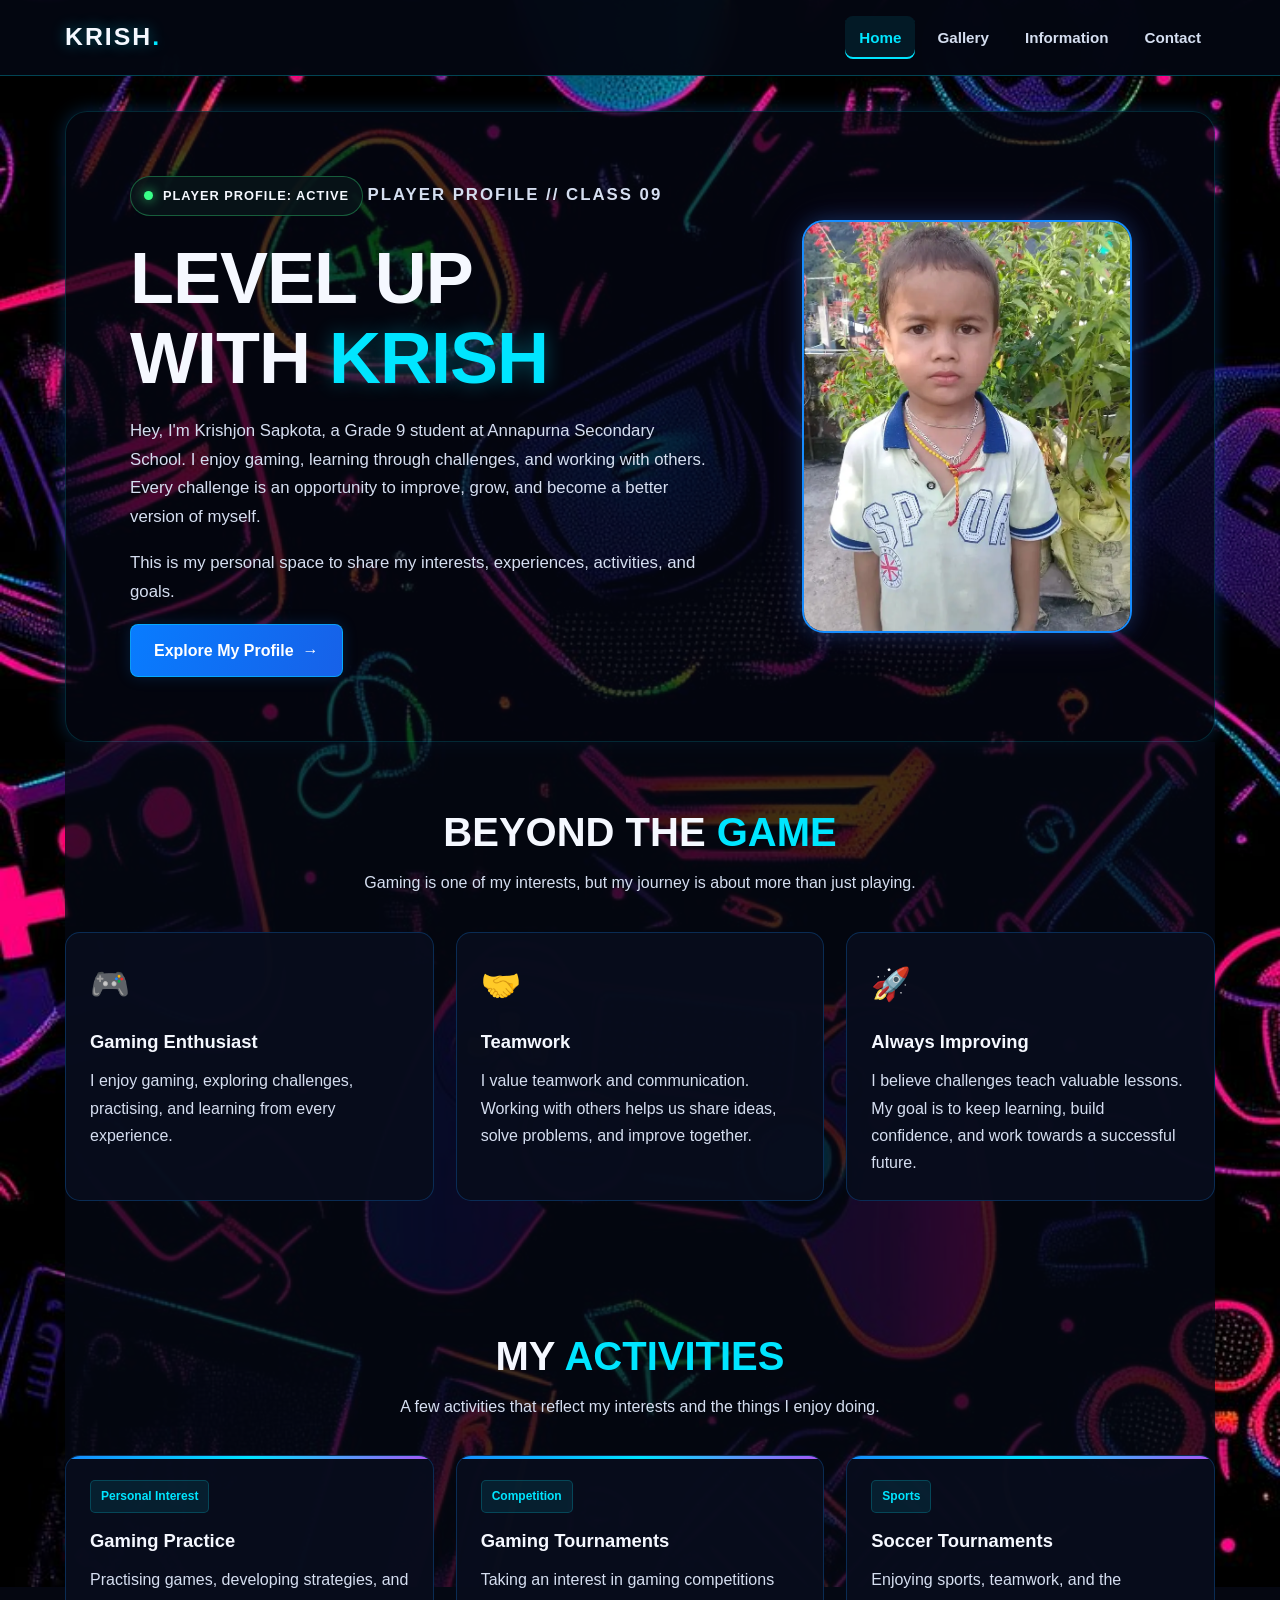
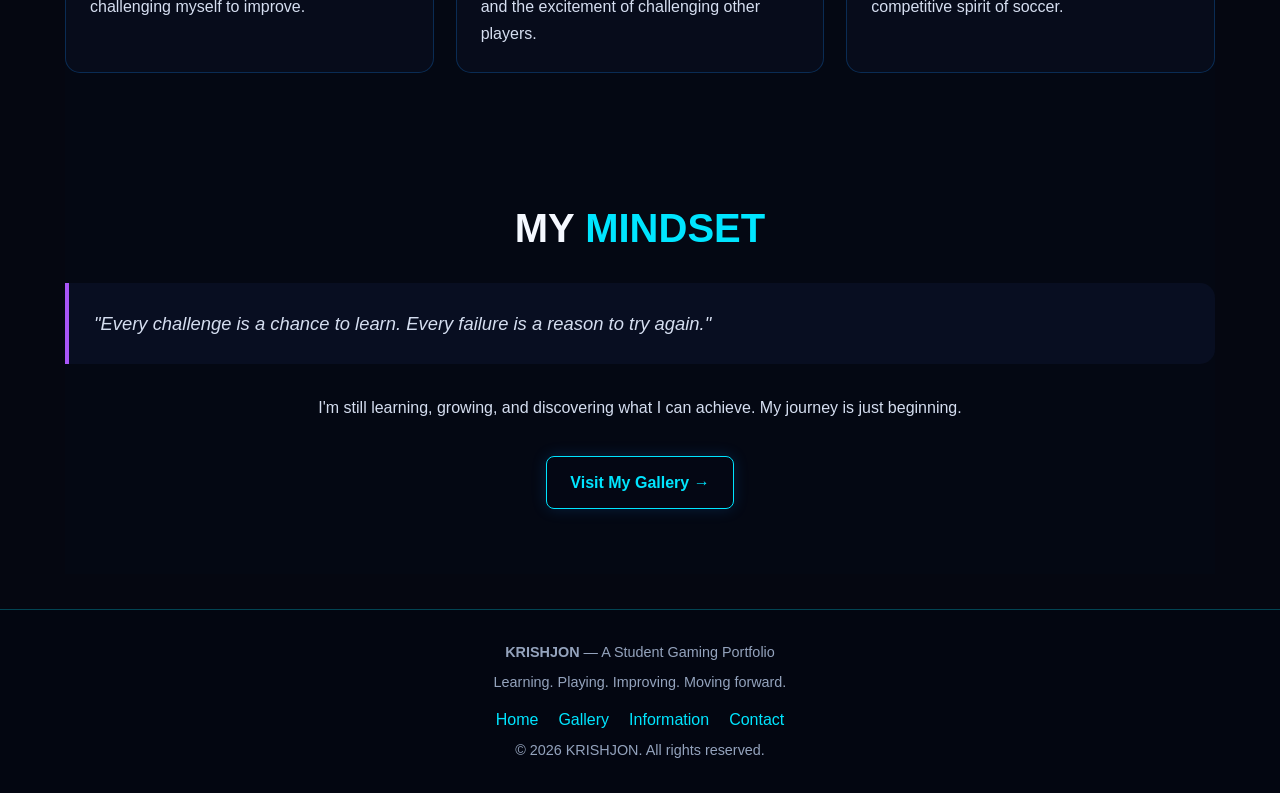
<file: index.html>
<!DOCTYPE html>
<html lang="en">

<head>
    <meta charset="UTF-8">
    <meta name="viewport" content="width=device-width, initial-scale=1.0">

    <meta name="description"
          content="Welcome to KRISHJON's personal gaming portfolio. Discover my interests, activities, goals, and journey as a student.">

    <meta name="theme-color" content="#050711">

    <title>KRISHJON | Gaming Portfolio</title>

    <!-- Main stylesheet -->
    <link rel="stylesheet" href="style.css">
</head>

<body>

    <!-- ==============================
         NAVIGATION
    =============================== -->

    <header class="navbar">
        <div class="nav-container">

            <a href="index.html" class="logo">
                KRISH<span class="accent">.</span>
            </a>

            <nav class="nav-links" aria-label="Main navigation">
                <a href="index.html" class="active" aria-current="page">
                    Home
                </a>

                <a href="gallery.html">
                    Gallery
                </a>

                <a href="information.html">
                    Information
                </a>

                <a href="contact.html">
                    Contact
                </a>
            </nav>

        </div>
    </header>


    <!-- ==============================
         MAIN CONTENT
    =============================== -->

    <main>

        <div class="container">

            <!-- HERO SECTION -->

            <section class="hero">

                <div class="hero-content">

                    <div class="player-status">
                        <span class="status-dot"></span>
                        <span>PLAYER PROFILE: ACTIVE</span>
                    </div>

                    <p class="eyebrow">
                        PLAYER PROFILE // CLASS 09
                    </p>

                    <h1>
                        LEVEL UP<br>
                        WITH <span>KRISH</span>
                    </h1>

                    <p>
                        Hey, I'm Krishjon Sapkota, a Grade 9 student
                        at Annapurna Secondary School. I enjoy gaming,
                        learning through challenges, and working with
                        others. Every challenge is an opportunity to
                        improve, grow, and become a better version of
                        myself.
                    </p>

                    <p>
                        This is my personal space to share my interests,
                        experiences, activities, and goals.
                    </p>

                    <a href="information.html" class="btn">
                        Explore My Profile
                        <span aria-hidden="true">→</span>
                    </a>

                </div>


                <!-- PROFILE IMAGE -->

                <div class="hero-image">

                    <img
                        src="images/a9618a5b59e84965aed698ec188b7beb.webp"
                        alt="Krishjon's profile picture"
                    >

                </div>

            </section>


            <!-- ==============================
                 ABOUT ME
            =============================== -->

            <section class="section">

                <h2 class="section-heading">
                    BEYOND THE <span class="accent">GAME</span>
                </h2>

                <p class="section-description">
                    Gaming is one of my interests, but my journey
                    is about more than just playing.
                </p>


                <div class="card-grid">

                    <article class="card">

                        <div class="card-icon" aria-hidden="true">
                            🎮
                        </div>

                        <h3>Gaming Enthusiast</h3>

                        <p>
                            I enjoy gaming, exploring challenges,
                            practising, and learning from every
                            experience.
                        </p>

                    </article>


                    <article class="card">

                        <div class="card-icon" aria-hidden="true">
                            🤝
                        </div>

                        <h3>Teamwork</h3>

                        <p>
                            I value teamwork and communication.
                            Working with others helps us share ideas,
                            solve problems, and improve together.
                        </p>

                    </article>


                    <article class="card">

                        <div class="card-icon" aria-hidden="true">
                            🚀
                        </div>

                        <h3>Always Improving</h3>

                        <p>
                            I believe challenges teach valuable lessons.
                            My goal is to keep learning, build confidence,
                            and work towards a successful future.
                        </p>

                    </article>

                </div>

            </section>


            <!-- ==============================
                 ACTIVITIES
            =============================== -->

            <section class="section">

                <h2 class="section-heading">
                    MY <span class="accent">ACTIVITIES</span>
                </h2>

                <p class="section-description">
                    A few activities that reflect my interests
                    and the things I enjoy doing.
                </p>


                <div class="activities-grid">

                    <article class="activity-card">

                        <span class="goal-tag">
                            Personal Interest
                        </span>

                        <h3>Gaming Practice</h3>

                        <p>
                            Practising games, developing strategies,
                            and challenging myself to improve.
                        </p>

                    </article>


                    <article class="activity-card">

                        <span class="goal-tag">
                            Competition
                        </span>

                        <h3>Gaming Tournaments</h3>

                        <p>
                            Taking an interest in gaming competitions
                            and the excitement of challenging other
                            players.
                        </p>

                    </article>


                    <article class="activity-card">

                        <span class="goal-tag">
                            Sports
                        </span>

                        <h3>Soccer Tournaments</h3>

                        <p>
                            Enjoying sports, teamwork, and the
                            competitive spirit of soccer.
                        </p>

                    </article>

                </div>

            </section>


            <!-- ==============================
                 PERSONAL MOTTO
            =============================== -->

            <section class="section">

                <h2 class="section-heading">
                    MY <span class="accent">MINDSET</span>
                </h2>

                <blockquote class="quote">
                    <p>
                        "Every challenge is a chance to learn.
                        Every failure is a reason to try again."
                    </p>
                </blockquote>

                <p class="section-description">
                    I'm still learning, growing, and discovering
                    what I can achieve. My journey is just beginning.
                </p>

                <div style="text-align: center;">

                    <a href="gallery.html" class="btn btn-secondary">
                        Visit My Gallery →
                    </a>

                </div>

            </section>

        </div>

    </main>


    <!-- ==============================
         FOOTER
    =============================== -->

    <footer class="footer">

        <div class="container">

            <p>
                <strong>KRISHJON</strong> — A Student Gaming Portfolio
            </p>

            <p>
                Learning. Playing. Improving. Moving forward.
            </p>

            <nav class="footer-links" aria-label="Footer navigation">

                <a href="index.html">Home</a>

                <a href="gallery.html">Gallery</a>

                <a href="information.html">Information</a>

                <a href="contact.html">Contact</a>

            </nav>

            <p>
                &copy; 2026 KRISHJON. All rights reserved.
            </p>

        </div>

    </footer>

</body>
                  </html>
</file>
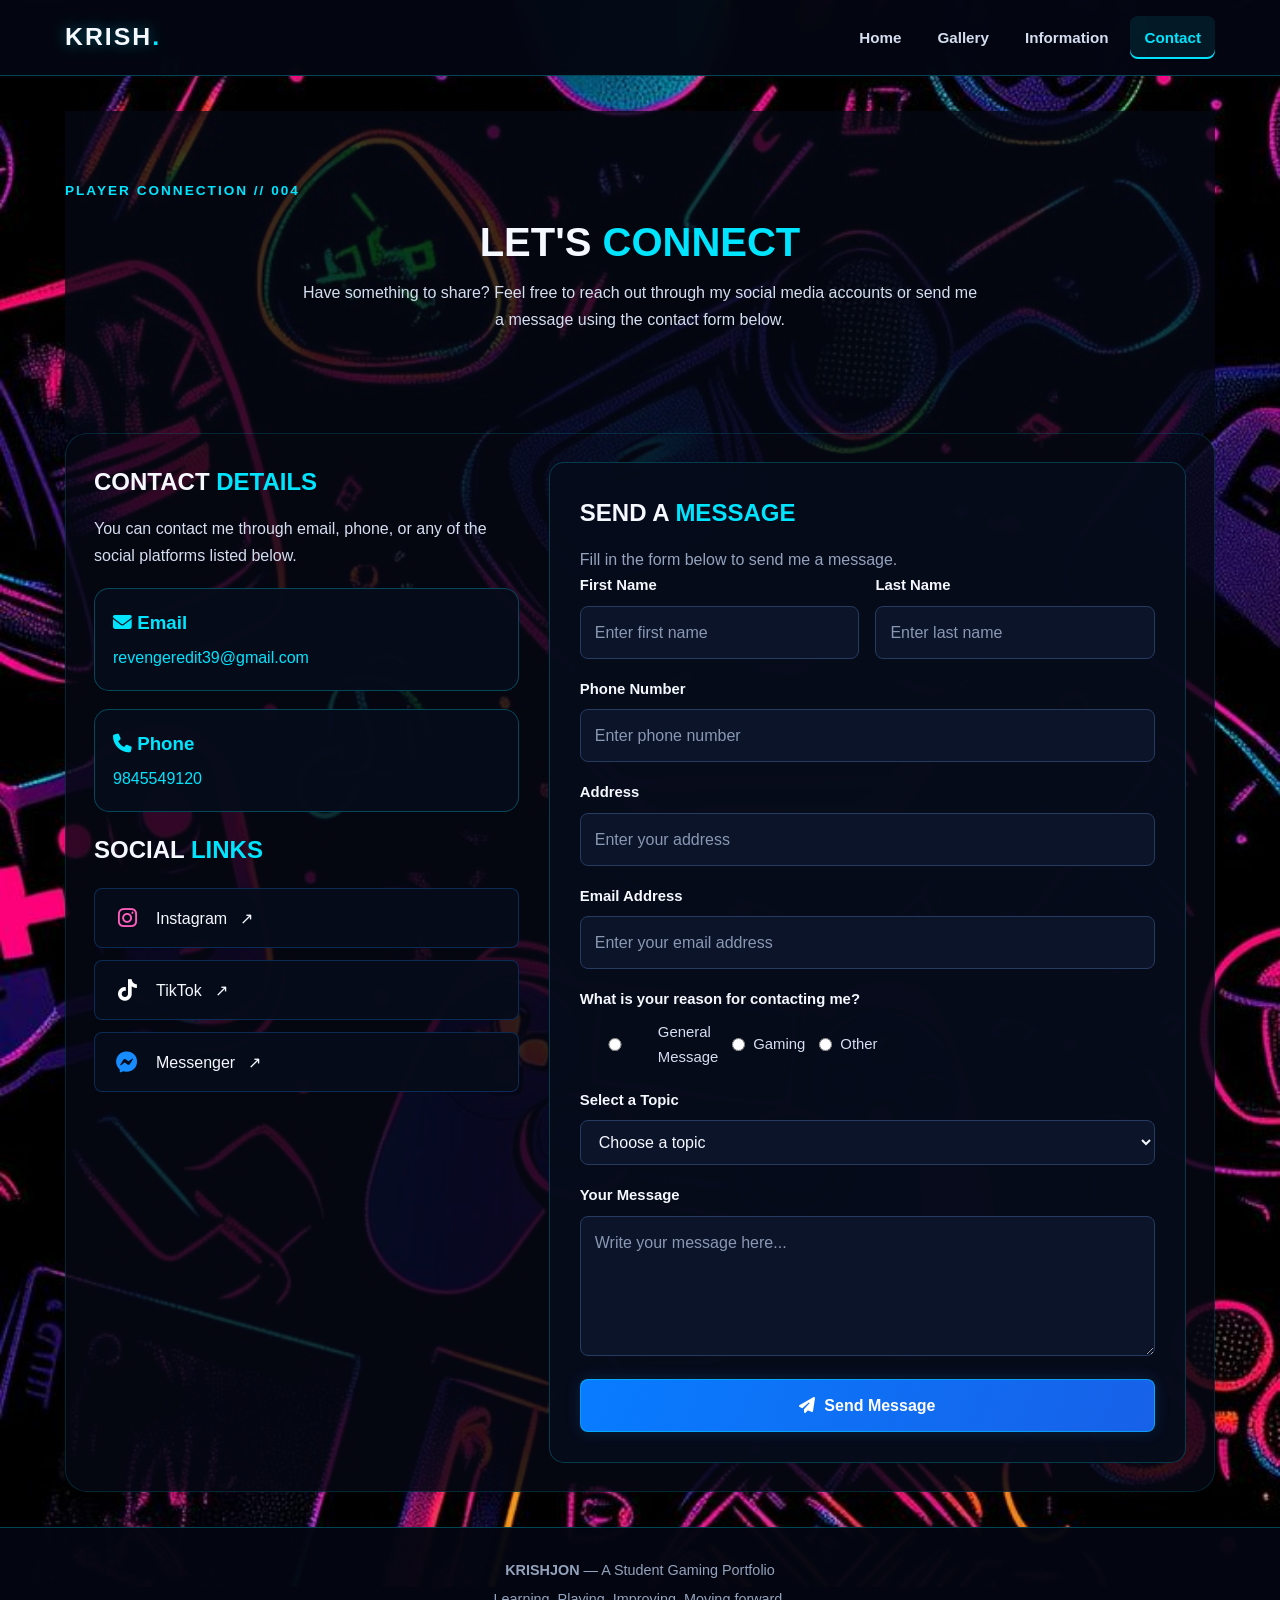
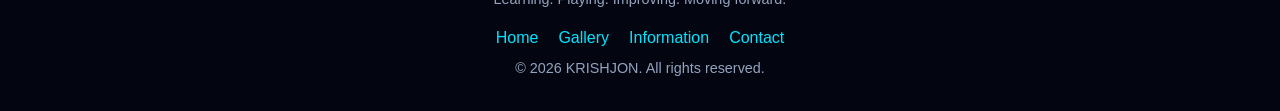
<file: contact.html>
<!DOCTYPE html>
<html lang="en">

<head>
    <meta charset="UTF-8">
    <meta name="viewport" content="width=device-width, initial-scale=1.0">

    <meta name="description"
          content="Contact Krishjon Sapkota through email, phone, Instagram, TikTok, or Messenger.">

    <meta name="theme-color" content="#050711">

    <title>Contact | KRISHJON</title>

    <link rel="stylesheet" href="style.css">

    <!-- Font Awesome for social media icons -->
    <link
        rel="stylesheet"
        href="https://cdnjs.cloudflare.com/ajax/libs/font-awesome/6.7.2/css/all.min.css"
    >
</head>

<body>

    <!-- ==============================
         NAVIGATION
    =============================== -->

    <header class="navbar">
        <div class="nav-container">

            <a href="index.html" class="logo">
                KRISH<span class="accent">.</span>
            </a>

            <nav class="nav-links" aria-label="Main navigation">
                <a href="index.html">Home</a>
                <a href="gallery.html">Gallery</a>
                <a href="information.html">Information</a>

                <a href="contact.html"
                   class="active"
                   aria-current="page">
                    Contact
                </a>
            </nav>

        </div>
    </header>


    <!-- ==============================
         MAIN CONTENT
    =============================== -->

    <main>

        <div class="container">

            <!-- PAGE INTRODUCTION -->

            <section class="section">

                <p class="eyebrow">PLAYER CONNECTION // 004</p>

                <h1 class="section-heading">
                    LET'S <span class="accent">CONNECT</span>
                </h1>

                <p class="section-description">
                    Have something to share? Feel free to reach out
                    through my social media accounts or send me a message
                    using the contact form below.
                </p>

            </section>


            <!-- ==============================
                 CONTACT LAYOUT
            =============================== -->

            <section class="contact-layout">

                <!-- CONTACT INFORMATION -->

                <div class="contact-info">

                    <h2>
                        CONTACT <span class="accent">DETAILS</span>
                    </h2>

                    <p>
                        You can contact me through email, phone,
                        or any of the social platforms listed below.
                    </p>


                    <!-- EMAIL -->

                    <div class="contact-card">

                        <h3>
                            <i class="fa-solid fa-envelope"
                               aria-hidden="true"></i>
                            Email
                        </h3>

                        <a href="mailto:revengeredit39@gmail.com">
                            revengeredit39@gmail.com
                        </a>

                    </div>


                    <!-- PHONE -->

                    <div class="contact-card">

                        <h3>
                            <i class="fa-solid fa-phone"
                               aria-hidden="true"></i>
                            Phone
                        </h3>

                        <a href="tel:9845549120">
                            9845549120
                        </a>

                    </div>


                    <!-- SOCIAL MEDIA -->

                    <h2>
                        SOCIAL <span class="accent">LINKS</span>
                    </h2>

                    <div class="social-links">


                        <!-- INSTAGRAM -->

                        <a
                            href="https://www.instagram.com/ig_krissh7/"
                            class="social-link"
                            target="_blank"
                            rel="noopener noreferrer"
                            aria-label="Visit my Instagram profile"
                        >

                            <span class="social-icon"
                                  aria-hidden="true">

                                <i class="fa-brands fa-instagram"></i>

                            </span>

                            <span>Instagram</span>

                            <span aria-hidden="true">↗</span>

                        </a>


                        <!-- TIKTOK -->

                        <a
                            href="https://www.tiktok.com/@freestyle.krish"
                            class="social-link"
                            target="_blank"
                            rel="noopener noreferrer"
                            aria-label="Visit my TikTok profile"
                        >

                            <span class="social-icon"
                                  aria-hidden="true">

                                <i class="fa-brands fa-tiktok"></i>

                            </span>

                            <span>TikTok</span>

                            <span aria-hidden="true">↗</span>

                        </a>


                        <!-- MESSENGER -->

                        <a
                            href="https://m.me/sycho.sycho.551551"
                            class="social-link"
                            target="_blank"
                            rel="noopener noreferrer"
                            aria-label="Contact me on Messenger"
                        >

                            <span class="social-icon"
                                  aria-hidden="true">

                                <i class="fa-brands fa-facebook-messenger"></i>

                            </span>

                            <span>Messenger</span>

                            <span aria-hidden="true">↗</span>

                        </a>

                    </div>

                </div>


                <!-- ==============================
                     CONTACT FORM
                =============================== -->

                <div class="contact-form">

                    <h2>
                        SEND A <span class="accent">MESSAGE</span>
                    </h2>

                    <p class="muted">
                        Fill in the form below to send me a message.
                    </p>


                    <!-- FormSubmit email service -->
                    <form
                        action="https://formsubmit.co/revengeredit39@gmail.com"
                        method="POST"
                    >

                        <!-- Email subject -->
                        <input
                            type="hidden"
                            name="_subject"
                            value="New Message from KRISHJON Portfolio"
                        >

                        <!-- Redirect after successful submission -->
                        <input
                            type="hidden"
                            name="_next"
                            value="https://code-g1.github.io/portfolio/"
                        >

                        <!-- Disable FormSubmit CAPTCHA if not desired.
                             Remove this line to keep default protection. -->


                        <!-- FIRST AND LAST NAME -->

                        <div class="form-row">

                            <div class="form-group">

                                <label for="first-name">
                                    First Name
                                </label>

                                <input
                                    type="text"
                                    id="first-name"
                                    name="First Name"
                                    placeholder="Enter first name"
                                    autocomplete="given-name"
                                    required
                                >

                            </div>


                            <div class="form-group">

                                <label for="last-name">
                                    Last Name
                                </label>

                                <input
                                    type="text"
                                    id="last-name"
                                    name="Last Name"
                                    placeholder="Enter last name"
                                    autocomplete="family-name"
                                    required
                                >

                            </div>

                        </div>


                        <!-- PHONE -->

                        <div class="form-group">

                            <label for="phone">
                                Phone Number
                            </label>

                            <input
                                type="tel"
                                id="phone"
                                name="Phone Number"
                                placeholder="Enter phone number"
                                autocomplete="tel"
                            >

                        </div>


                        <!-- ADDRESS -->

                        <div class="form-group">

                            <label for="address">
                                Address
                            </label>

                            <input
                                type="text"
                                id="address"
                                name="Address"
                                placeholder="Enter your address"
                                autocomplete="street-address"
                            >

                        </div>


                        <!-- EMAIL -->

                        <div class="form-group">

                            <label for="email">
                                Email Address
                            </label>

                            <input
                                type="email"
                                id="email"
                                name="Email"
                                placeholder="Enter your email address"
                                autocomplete="email"
                                required
                            >

                        </div>


                        <!-- REASON FOR CONTACT -->

                        <div class="form-group">

                            <span class="form-label">
                                What is your reason for contacting me?
                            </span>

                            <div class="radio-group">

                                <label>
                                    <input
                                        type="radio"
                                        name="Reason"
                                        value="General Message"
                                        required
                                    >
                                    General Message
                                </label>

                                <label>
                                    <input
                                        type="radio"
                                        name="Reason"
                                        value="Gaming"
                                    >
                                    Gaming
                                </label>

                                <label>
                                    <input
                                        type="radio"
                                        name="Reason"
                                        value="Other"
                                    >
                                    Other
                                </label>

                            </div>

                        </div>


                        <!-- TOPIC DROPDOWN -->

                        <div class="form-group">

                            <label for="topic">
                                Select a Topic
                            </label>

                            <select
                                id="topic"
                                name="Topic"
                                required
                            >

                                <option value="" disabled selected>
                                    Choose a topic
                                </option>

                                <option value="Gaming">
                                    Gaming
                                </option>

                                <option value="School">
                                    School
                                </option>

                                <option value="Collaboration">
                                    Collaboration
                                </option>

                                <option value="Other">
                                    Other
                                </option>

                            </select>

                        </div>


                        <!-- MESSAGE -->

                        <div class="form-group">

                            <label for="message">
                                Your Message
                            </label>

                            <textarea
                                id="message"
                                name="Message"
                                placeholder="Write your message here..."
                                required
                            ></textarea>

                        </div>


                        <!-- SUBMIT -->

                        <button type="submit">
                            <i class="fa-solid fa-paper-plane"
                               aria-hidden="true"></i>

                            Send Message
                        </button>

                    </form>

                </div>

            </section>

        </div>

    </main>


    <!-- ==============================
         FOOTER
    =============================== -->

    <footer class="footer">

        <div class="container">

            <p>
                <strong>KRISHJON</strong> — A Student Gaming Portfolio
            </p>

            <p>
                Learning. Playing. Improving. Moving forward.
            </p>

            <nav class="footer-links" aria-label="Footer navigation">

                <a href="index.html">Home</a>
                <a href="gallery.html">Gallery</a>
                <a href="information.html">Information</a>
                <a href="contact.html">Contact</a>

            </nav>

            <p>
                &copy; 2026 KRISHJON. All rights reserved.
            </p>

        </div>

    </footer>

</body>
  </html>
</file>
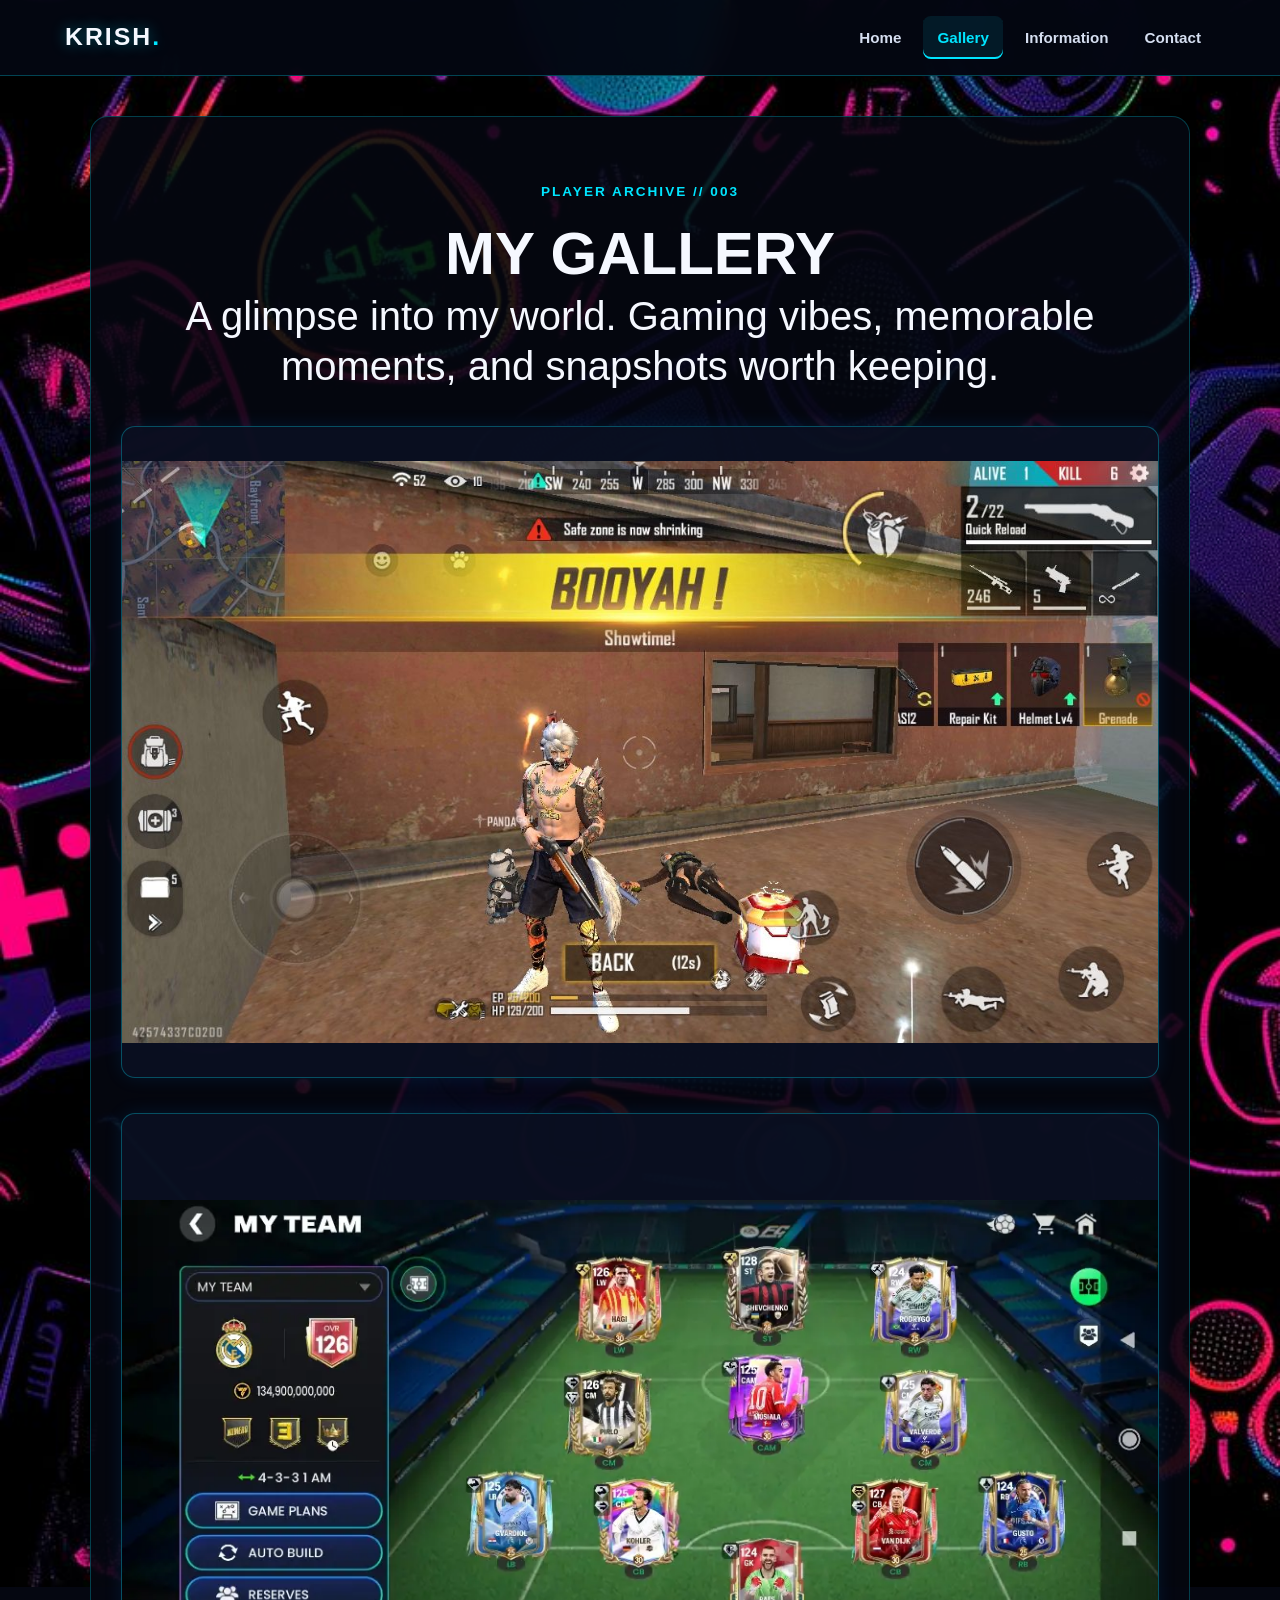
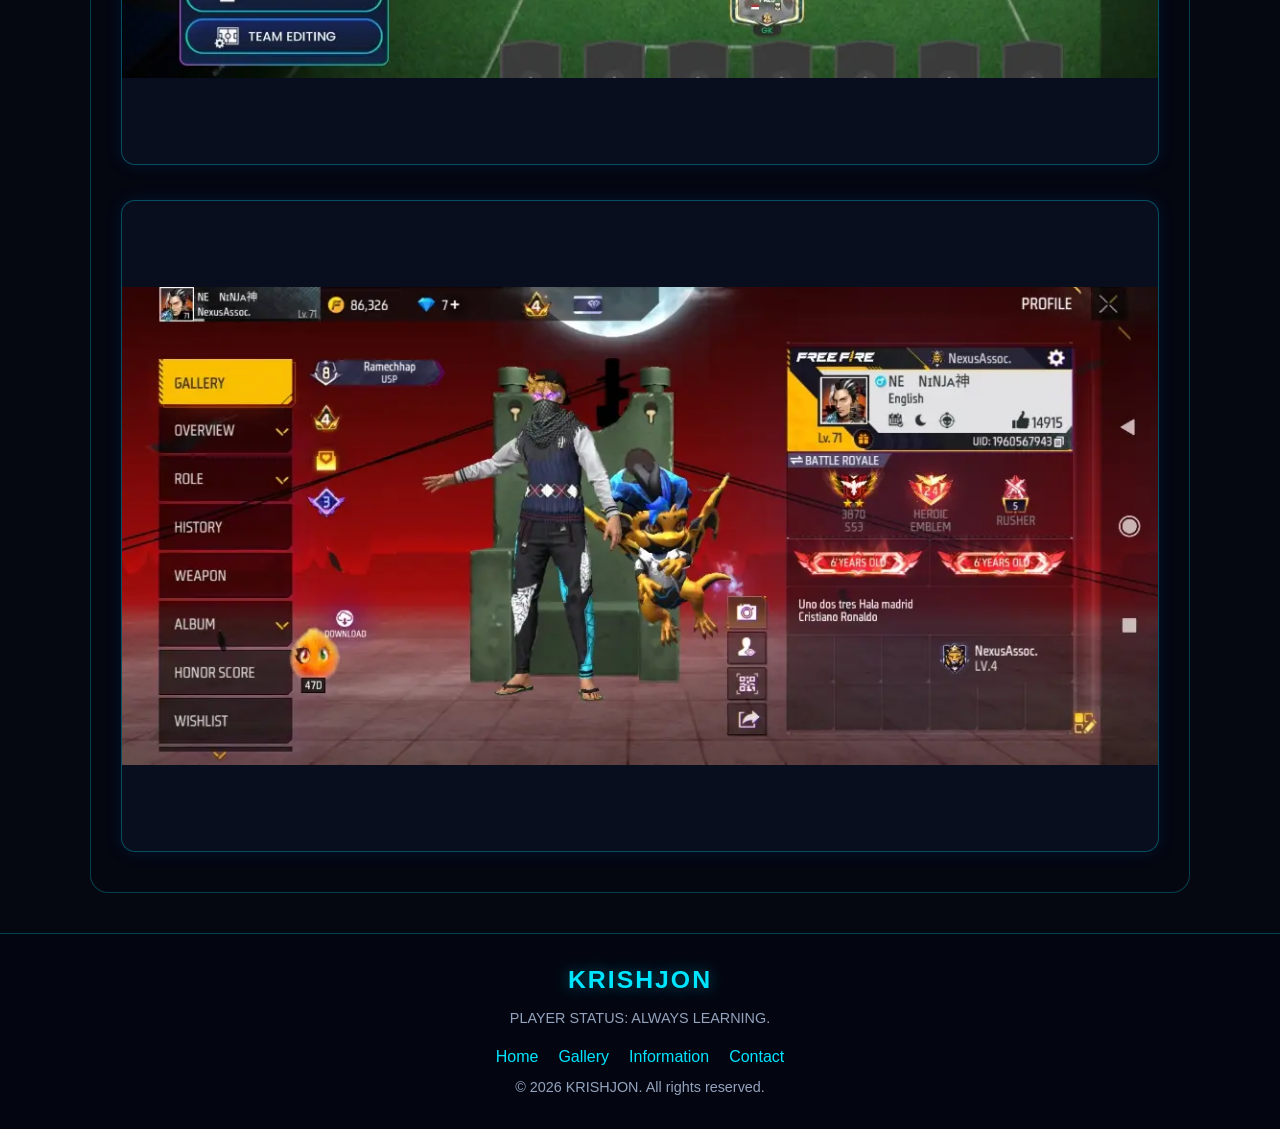
<file: gallery.html>
<!DOCTYPE html><html lang="en">
<head>
    <meta charset="UTF-8">
    <meta name="viewport" content="width=device-width, initial-scale=1.0">
    <meta name="theme-color" content="#050711"><title>Gallery | KRISHJON</title>

<link rel="stylesheet" href="style.css">

</head><body><!-- Navigation -->
<header class="navbar">
    <div class="nav-container">

        <a href="index.html" class="logo">
                KRISH<span class="accent">.</span>
        </a>

        <nav class="nav-links" aria-label="Main navigation">
            <a href="index.html">Home</a>
            <a href="gallery.html" class="active" aria-current="page">Gallery</a>
            <a href="information.html">Information</a>
            <a href="contact.html">Contact</a>
        </nav>

    </div>
</header>


<!-- Gallery Heading -->
<main>

    <section class="gallery-section">

        <div class="section-heading">
            <p class="eyebrow">PLAYER ARCHIVE // 003</p>

            <h1>MY <span>GALLERY</span></h1>

            <p>
                A glimpse into my world. Gaming vibes, memorable moments,
                and snapshots worth keeping.
            </p>
        </div>


        <!-- Exactly Three Images — No Captions -->
        <div class="gallery-grid">

            <div class="gallery-item">
                <img
                    src="images/wp7537567.jpg"
                    alt="Gaming gallery image one"
                    loading="lazy"
                >
            </div>

            <div class="gallery-item">
                <img
                    src="images/e82a207472ad463e8cf2b240e50690f2.webp"
                    alt="Gaming gallery image two"
                    loading="lazy"
                >
            </div>

            <div class="gallery-item">
                <img
                    src="images/12efc03078d14905a62e3a6673e3624b.webp"
                    alt="Gaming gallery image three"
                    loading="lazy"
                >
            </div>

        </div>

    </section>

</main>


<!-- Footer -->
<footer class="footer">
    <div class="footer-content">

        <a href="index.html" class="logo">KRISH<span>JON</span></a>

        <p>PLAYER STATUS: ALWAYS LEARNING.</p>

        <div class="footer-links">
            <a href="index.html">Home</a>
            <a href="gallery.html">Gallery</a>
            <a href="information.html">Information</a>
            <a href="contact.html">Contact</a>
        </div>

        <p class="copyright">
            &copy; 2026 KRISHJON. All rights reserved.
        </p>

    </div>
</footer>

</body>
  </html>
</file>
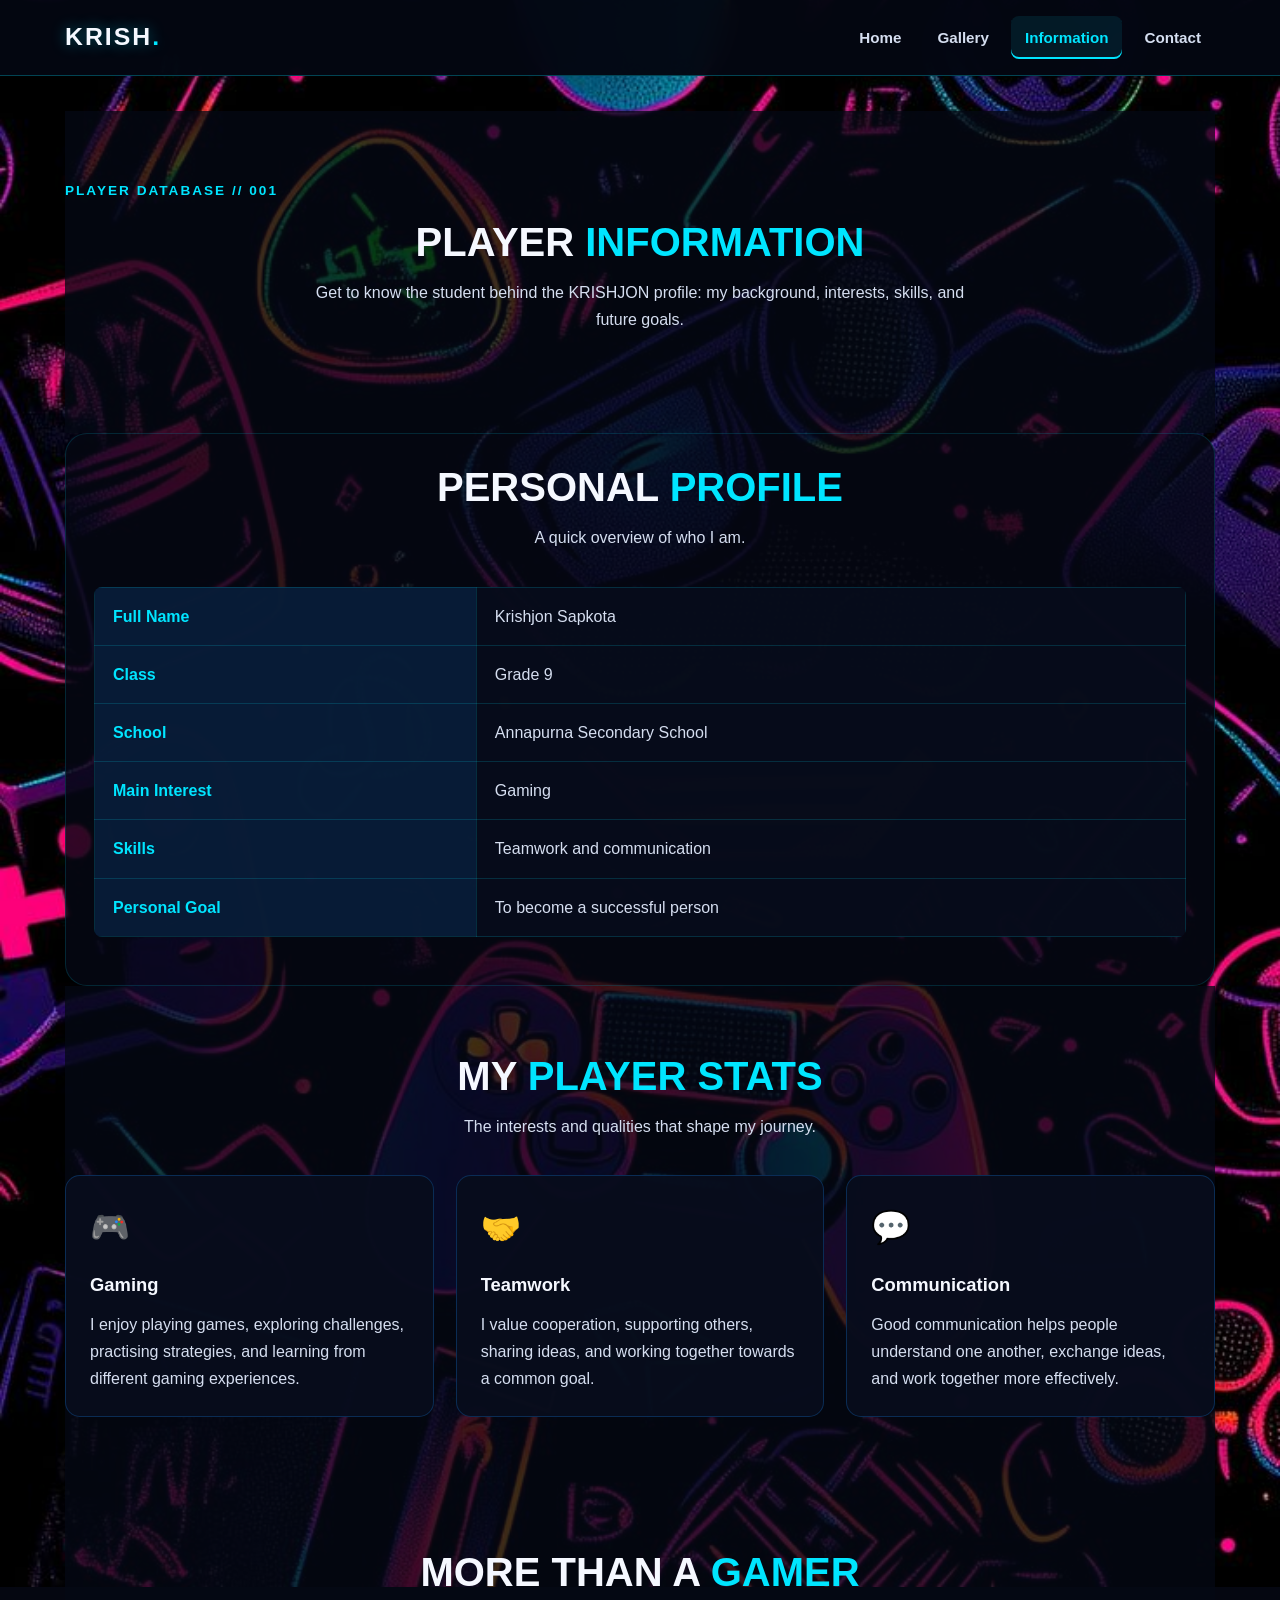
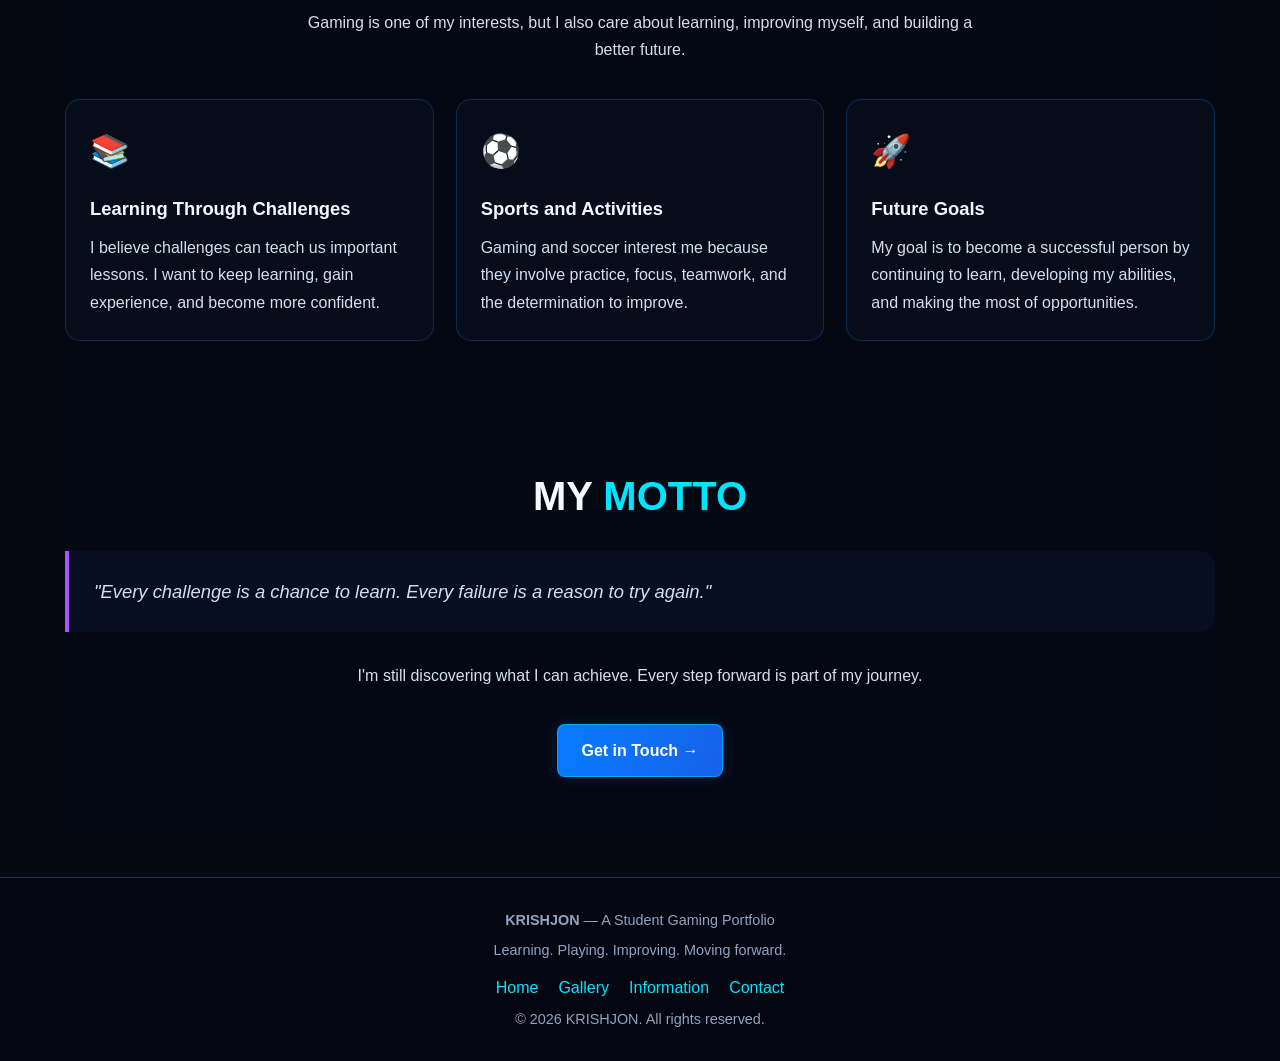
<file: information.html>
<!DOCTYPE html>
<html lang="en">

<head>
    <meta charset="UTF-8">
    <meta name="viewport" content="width=device-width, initial-scale=1.0">

    <meta name="description"
          content="Learn more about Krishjon Sapkota, a Grade 9 student who enjoys gaming, teamwork, and personal growth.">

    <meta name="theme-color" content="#050711">

    <title>Information | KRISHJON</title>

    <link rel="stylesheet" href="style.css">
</head>

<body>

    <!-- ==============================
         NAVIGATION
    =============================== -->

    <header class="navbar">
        <div class="nav-container">

            <a href="index.html" class="logo">
                KRISH<span class="accent">.</span>
            </a>

            <nav class="nav-links" aria-label="Main navigation">
                <a href="index.html">Home</a>

                <a href="gallery.html">Gallery</a>

                <a href="information.html"
                   class="active"
                   aria-current="page">
                    Information
                </a>

                <a href="contact.html">Contact</a>
            </nav>

        </div>
    </header>


    <!-- ==============================
         MAIN CONTENT
    =============================== -->

    <main>

        <div class="container">

            <!-- PAGE INTRODUCTION -->

            <section class="section">

                <p class="eyebrow">PLAYER DATABASE // 001</p>

                <h1 class="section-heading">
                    PLAYER <span class="accent">INFORMATION</span>
                </h1>

                <p class="section-description">
                    Get to know the student behind the KRISHJON profile:
                    my background, interests, skills, and future goals.
                </p>

            </section>


            <!-- PERSONAL INFORMATION -->

            <section class="info-section">

                <h2 class="section-heading">
                    PERSONAL <span class="accent">PROFILE</span>
                </h2>

                <p class="section-description">
                    A quick overview of who I am.
                </p>

                <table class="info-table">

                    <tbody>

                        <tr>
                            <th scope="row">Full Name</th>
                            <td>Krishjon Sapkota</td>
                        </tr>

                        <tr>
                            <th scope="row">Class</th>
                            <td>Grade 9</td>
                        </tr>

                        <tr>
                            <th scope="row">School</th>
                            <td>Annapurna Secondary School</td>
                        </tr>

                        <tr>
                            <th scope="row">Main Interest</th>
                            <td>Gaming</td>
                        </tr>

                        <tr>
                            <th scope="row">Skills</th>
                            <td>Teamwork and communication</td>
                        </tr>

                        <tr>
                            <th scope="row">Personal Goal</th>
                            <td>To become a successful person</td>
                        </tr>

                    </tbody>

                </table>

            </section>


            <!-- INTERESTS AND QUALITIES -->

            <section class="section">

                <h2 class="section-heading">
                    MY <span class="accent">PLAYER STATS</span>
                </h2>

                <p class="section-description">
                    The interests and qualities that shape my journey.
                </p>

                <div class="card-grid">

                    <article class="info-card">

                        <div class="card-icon" aria-hidden="true">
                            🎮
                        </div>

                        <h3>Gaming</h3>

                        <p>
                            I enjoy playing games, exploring challenges,
                            practising strategies, and learning from
                            different gaming experiences.
                        </p>

                    </article>


                    <article class="info-card">

                        <div class="card-icon" aria-hidden="true">
                            🤝
                        </div>

                        <h3>Teamwork</h3>

                        <p>
                            I value cooperation, supporting others,
                            sharing ideas, and working together
                            towards a common goal.
                        </p>

                    </article>


                    <article class="info-card">

                        <div class="card-icon" aria-hidden="true">
                            💬
                        </div>

                        <h3>Communication</h3>

                        <p>
                            Good communication helps people understand
                            one another, exchange ideas, and work
                            together more effectively.
                        </p>

                    </article>

                </div>

            </section>


            <!-- PERSONAL GROWTH -->

            <section class="section">

                <h2 class="section-heading">
                    MORE THAN A <span class="accent">GAMER</span>
                </h2>

                <p class="section-description">
                    Gaming is one of my interests, but I also care about
                    learning, improving myself, and building a better future.
                </p>

                <div class="card-grid">

                    <article class="card">

                        <div class="card-icon" aria-hidden="true">
                            📚
                        </div>

                        <h3>Learning Through Challenges</h3>

                        <p>
                            I believe challenges can teach us important
                            lessons. I want to keep learning, gain
                            experience, and become more confident.
                        </p>

                    </article>


                    <article class="card">

                        <div class="card-icon" aria-hidden="true">
                            ⚽
                        </div>

                        <h3>Sports and Activities</h3>

                        <p>
                            Gaming and soccer interest me because they
                            involve practice, focus, teamwork, and the
                            determination to improve.
                        </p>

                    </article>


                    <article class="card">

                        <div class="card-icon" aria-hidden="true">
                            🚀
                        </div>

                        <h3>Future Goals</h3>

                        <p>
                            My goal is to become a successful person by
                            continuing to learn, developing my abilities,
                            and making the most of opportunities.
                        </p>

                    </article>

                </div>

            </section>


            <!-- PERSONAL MOTTO -->

            <section class="section">

                <h2 class="section-heading">
                    MY <span class="accent">MOTTO</span>
                </h2>

                <blockquote class="motto">

                    <p>
                        "Every challenge is a chance to learn.
                        Every failure is a reason to try again."
                    </p>

                </blockquote>

                <p class="section-description">
                    I'm still discovering what I can achieve.
                    Every step forward is part of my journey.
                </p>

                <div style="text-align: center;">

                    <a href="contact.html" class="btn">
                        Get in Touch →
                    </a>

                </div>

            </section>

        </div>

    </main>


    <!-- ==============================
         FOOTER
    =============================== -->

    <footer class="footer">

        <div class="container">

            <p>
                <strong>KRISHJON</strong> — A Student Gaming Portfolio
            </p>

            <p>
                Learning. Playing. Improving. Moving forward.
            </p>

            <nav class="footer-links" aria-label="Footer navigation">

                <a href="index.html">Home</a>

                <a href="gallery.html">Gallery</a>

                <a href="information.html">Information</a>

                <a href="contact.html">Contact</a>

            </nav>

            <p>
                &copy; 2026 KRISHJON. All rights reserved.
            </p>

        </div>

    </footer>

</body>
          </html>
</file>
<file: style.css>
/* ==========================================
   KRISHJON GAMING PORTFOLIO
   Theme: Cyberpunk Neon
   Colors: Black, Blue, Cyan, Purple, Pink
========================================== */


/* ==========================================
   1. DESIGN VARIABLES
========================================== */

:root {
    --bg: #050711;
    --bg-light: #0b1020;
    --panel: rgba(10, 16, 34, 0.92);
    --panel-light: rgba(16, 25, 48, 0.94);

    --blue: #168cff;
    --cyan: #00e5ff;
    --purple: #a855f7;
    --pink: #ff2ea6;
    --green: #39ff88;

    --white: #f5f8ff;
    --text: #d5def0;
    --muted: #94a3bd;

    --border: rgba(0, 229, 255, 0.28);
    --glow-blue: 0 0 18px rgba(22, 140, 255, 0.25);
    --glow-cyan: 0 0 18px rgba(0, 229, 255, 0.20);

    --radius-small: 8px;
    --radius: 15px;
    --radius-large: 22px;

    --container: 1150px;

    --transition: 0.25s ease;
}


/* ==========================================
   2. RESET
========================================== */

* {
    margin: 0;
    padding: 0;
    box-sizing: border-box;
}

html {
    scroll-behavior: smooth;
    scroll-padding-top: 90px;
}

body {
    min-height: 100vh;
    display: flex;
    flex-direction: column;

    font-family: Arial, Helvetica, sans-serif;
    line-height: 1.7;
    color: var(--white);

    background-color: var(--bg);

    /*
       Replace this path if your gaming
       background has a different filename.
    */

    background-image:
        url("images/808d4993-8c9a-4cda-a083-f77da183ff7e.jpeg");

    background-position: center center;
    background-size: cover;
    background-repeat: no-repeat;
    background-attachment: fixed;

    overflow-wrap: break-word;
}

main {
    flex: 1;
}

img {
    display: block;
    max-width: 100%;
}

a {
    color: var(--cyan);
    text-decoration: none;
    transition:
        color var(--transition),
        background var(--transition),
        border-color var(--transition),
        transform var(--transition),
        box-shadow var(--transition);
}

button,
input,
textarea,
select {
    font: inherit;
}

button {
    cursor: pointer;
}

::selection {
    color: #ffffff;
    background: #126cff;
}


/* ==========================================
   3. GENERAL LAYOUT
========================================== */

.container {
    width: min(92%, var(--container));
    margin-inline: auto;
}

.section {
    padding-block: 65px;
}

.section-heading {
    margin-bottom: 12px;

    color: var(--white);
    font-size: clamp(1.7rem, 4vw, 2.5rem);
    line-height: 1.25;
    text-align: center;
}

.section-description {
    max-width: 680px;
    margin: 0 auto 35px;

    color: var(--text);
    text-align: center;
}

.accent {
    color: var(--cyan);
}

.highlight {
    color: var(--blue);
}

.muted {
    color: var(--muted);
}


/* ==========================================
   4. NAVIGATION BAR
========================================== */

.navbar {
    position: sticky;
    top: 0;
    z-index: 1000;

    width: 100%;
    background: rgba(4, 7, 17, 0.96);

    border-bottom: 1px solid var(--border);
    backdrop-filter: blur(14px);
    -webkit-backdrop-filter: blur(14px);
}

.nav-container {
    width: min(92%, var(--container));
    min-height: 75px;
    margin-inline: auto;

    display: flex;
    align-items: center;
    justify-content: space-between;
    gap: 20px;
}

.logo {
    color: var(--white);

    font-size: 1.55rem;
    font-weight: 900;
    letter-spacing: 2px;

    text-shadow: 0 0 15px rgba(0, 229, 255, 0.4);
}

.logo:hover {
    color: var(--cyan);
}

.nav-links {
    display: flex;
    align-items: center;
    justify-content: flex-end;
    flex-wrap: wrap;
    gap: 8px;
}

.nav-links a {
    display: inline-block;
    padding: 9px 14px;

    color: var(--text);
    font-size: 0.95rem;
    font-weight: 600;

    border-radius: var(--radius-small);
}

.nav-links a:hover,
.nav-links a.active {
    color: var(--cyan);
    background: rgba(0, 229, 255, 0.09);
    box-shadow: inset 0 -2px var(--cyan);
}


/* ==========================================
   5. PAGE BACKGROUND CONTENT PANELS

   The gaming image stays behind the content.
   Panels create contrast without darkening
   the entire background image.
========================================== */

.hero,
.section,
.gallery-section,
.info-section,
.contact-layout {
    position: relative;
    z-index: 1;
}

.hero {
    background: rgba(5, 8, 20, 0.72);
    border: 1px solid rgba(0, 229, 255, 0.16);
    border-radius: var(--radius-large);
    box-shadow: var(--glow-blue);
}

.section {
    background: rgba(5, 8, 20, 0.76);
}

.gallery-section,
.info-section,
.contact-layout {
    padding: 28px;
    background: rgba(5, 8, 20, 0.82);

    border: 1px solid rgba(0, 229, 255, 0.15);
    border-radius: var(--radius-large);
}

/* Give the main content some breathing room. */

main > .container {
    padding-block: 35px;
}


/* ==========================================
   6. HOME PAGE HERO
========================================== */

.hero {
    min-height: 430px;
    padding: clamp(25px, 5vw, 65px);

    display: grid;
    grid-template-columns: 1.25fr 0.75fr;
    align-items: center;
    gap: 45px;

    overflow: hidden;
}

.hero-content {
    max-width: 650px;
}

.eyebrow {
    display: inline-block;
    margin-bottom: 15px;

    color: var(--cyan);
    font-size: 0.85rem;
    font-weight: 800;
    letter-spacing: 2px;
    text-transform: uppercase;
}

.hero h1 {
    margin-bottom: 18px;

    color: var(--white);
    font-size: clamp(2.4rem, 6vw, 4.5rem);
    font-weight: 900;
    line-height: 1.12;
    letter-spacing: -1px;
}

.hero h1 span {
    color: var(--cyan);
    text-shadow: 0 0 20px rgba(0, 229, 255, 0.32);
}

.hero p {
    max-width: 580px;
    margin-bottom: 18px;

    color: var(--text);
    font-size: 1.05rem;
}

.hero-image {
    display: flex;
    align-items: center;
    justify-content: center;
}

.hero-image img {
    width: 100%;
    max-width: 330px;
    aspect-ratio: 4 / 5;
    object-fit: cover;

    border: 2px solid var(--blue);
    border-radius: var(--radius-large);

    box-shadow:
        0 0 20px rgba(22, 140, 255, 0.25),
        0 0 45px rgba(168, 85, 247, 0.12);
}


/* ==========================================
   7. PLAYER STATUS
========================================== */

.player-status {
    display: inline-flex;
    align-items: center;
    gap: 10px;

    margin-bottom: 22px;
    padding: 8px 13px;

    color: var(--white);
    background: rgba(8, 20, 25, 0.9);

    border: 1px solid rgba(57, 255, 136, 0.32);
    border-radius: 50px;

    font-size: 0.8rem;
    font-weight: 700;
    letter-spacing: 1px;
}

.status-dot {
    width: 9px;
    height: 9px;
    flex-shrink: 0;

    background: var(--green);
    border-radius: 50%;

    box-shadow: 0 0 12px rgba(57, 255, 136, 0.8);
}


/* ==========================================
   8. BUTTONS
========================================== */

.btn,
button[type="submit"] {
    display: inline-flex;
    align-items: center;
    justify-content: center;
    gap: 9px;

    padding: 12px 23px;

    color: #ffffff;
    background: linear-gradient(
        110deg,
        #087cff,
        #1761e8
    );

    border: 1px solid rgba(0, 229, 255, 0.45);
    border-radius: var(--radius-small);

    font-weight: 700;
    text-align: center;

    box-shadow: 0 0 15px rgba(22, 140, 255, 0.18);
}

.btn:hover,
button[type="submit"]:hover {
    color: #ffffff;

    background: linear-gradient(
        110deg,
        #009dff,
        #6b48f7
    );

    transform: translateY(-2px);
    box-shadow: 0 0 22px rgba(0, 229, 255, 0.3);
}

.btn-secondary {
    color: var(--cyan);
    background: rgba(5, 8, 20, 0.7);
    border: 1px solid var(--cyan);
}

.btn-secondary:hover {
    color: #050711;
    background: var(--cyan);
}


/* ==========================================
   9. GENERAL CARDS
========================================== */

.card-grid,
.cards-grid,
.goals-grid,
.activities-grid {
    display: grid;
    grid-template-columns: repeat(3, minmax(0, 1fr));
    gap: 22px;
}

.card,
.goal-card,
.activity-card,
.info-card {
    min-width: 0;
    padding: 24px;

    color: var(--text);
    background: rgba(8, 13, 29, 0.96);

    border: 1px solid rgba(22, 140, 255, 0.25);
    border-radius: var(--radius);

    transition:
        transform var(--transition),
        border-color var(--transition),
        box-shadow var(--transition);
}

.card:hover,
.goal-card:hover,
.activity-card:hover,
.info-card:hover {
    transform: translateY(-4px);

    border-color: var(--cyan);
    box-shadow: var(--glow-blue);
}

.card h3,
.goal-card h3,
.activity-card h3,
.info-card h3 {
    margin-bottom: 10px;

    color: var(--white);
    font-size: 1.15rem;
}

.card p,
.goal-card p,
.activity-card p,
.info-card p {
    color: var(--text);
}

.card-icon {
    margin-bottom: 15px;

    color: var(--cyan);
    font-size: 2rem;
}


/* ==========================================
   10. GOALS AND ACTIVITIES
========================================== */

.goal-card,
.activity-card {
    position: relative;
    overflow: hidden;
}

.goal-card::before,
.activity-card::before {
    position: absolute;
    top: 0;
    left: 0;

    width: 100%;
    height: 3px;

    background: linear-gradient(
        90deg,
        var(--blue),
        var(--cyan),
        var(--purple)
    );

    content: "";
}

.goal-tag {
    display: inline-block;
    margin-bottom: 12px;
    padding: 5px 10px;

    color: var(--cyan);
    background: rgba(0, 229, 255, 0.09);

    border: 1px solid rgba(0, 229, 255, 0.2);
    border-radius: 5px;

    font-size: 0.75rem;
    font-weight: 700;
}


/* ==========================================
   11. GALLERY PAGE
========================================== */

.gallery-section {
    margin-bottom: 30px;
}

.gallery-grid {
    display: grid;
    grid-template-columns: repeat(3, minmax(0, 1fr));
    gap: 22px;
}

.gallery-item {
    min-width: 0;
    overflow: hidden;

    background: rgba(8, 13, 29, 0.96);
    border: 1px solid rgba(0, 229, 255, 0.24);
    border-radius: var(--radius);

    box-shadow: 0 8px 25px rgba(0, 0, 0, 0.2);

    transition:
        transform var(--transition),
        border-color var(--transition),
        box-shadow var(--transition);
}

.gallery-item:hover {
    transform: translateY(-5px) scale(1.01);

    border-color: var(--cyan);
    box-shadow: 0 0 22px rgba(0, 229, 255, 0.2);
}

/* Supports images placed directly in the grid
   or inside a gallery-item container. */

.gallery-item img,
.gallery-grid img {
    width: 100%;
    aspect-ratio: 4 / 3;

    object-fit: cover;
    transition: transform 0.4s ease;
}

.gallery-item:hover img,
.gallery-grid img:hover {
    transform: scale(1.035);
}

/* No captions are added by this stylesheet. */


/* ==========================================
   12. INFORMATION PAGE
========================================== */

.info-table {
    width: 100%;
    margin: 20px 0;

    border-collapse: collapse;
    overflow: hidden;

    background: rgba(7, 12, 27, 0.96);
    border-radius: var(--radius-small);
}

.info-table th,
.info-table td {
    padding: 15px 18px;

    border: 1px solid rgba(0, 229, 255, 0.16);
    text-align: left;
    vertical-align: top;
}

.info-table th {
    width: 35%;

    color: var(--cyan);
    background: rgba(22, 140, 255, 0.12);
}

.info-table td {
    color: var(--text);
}

.info-table tr:hover td {
    background: rgba(22, 140, 255, 0.07);
}

.info-card {
    height: 100%;
}

.info-card strong {
    color: var(--cyan);
}


/* ==========================================
   13. QUOTE / MOTTO
========================================== */

.quote,
.motto {
    margin-block: 30px;
    padding: 25px;

    color: var(--white);
    background: rgba(9, 15, 34, 0.94);

    border-left: 4px solid var(--purple);
    border-radius: 0 var(--radius) var(--radius) 0;

    font-size: 1.15rem;
    font-style: italic;
}

.quote p,
.motto p {
    color: var(--text);
}


/* ==========================================
   14. CONTACT PAGE
========================================== */

.contact-layout {
    display: grid;
    grid-template-columns: minmax(0, 0.8fr) minmax(0, 1.2fr);
    align-items: start;
    gap: 30px;
}

.contact-info,
.contact-form,
.contact-card {
    min-width: 0;
}

.contact-info h2,
.contact-form h2 {
    margin-bottom: 12px;
    color: var(--white);
}

.contact-info p {
    margin-bottom: 18px;
    color: var(--text);
}

.contact-card {
    margin-bottom: 18px;
    padding: 18px;

    background: rgba(7, 12, 27, 0.96);
    border: 1px solid var(--border);
    border-radius: var(--radius);
}

.contact-card h3 {
    margin-bottom: 6px;
    color: var(--cyan);
}

.contact-card a {
    overflow-wrap: anywhere;
}


/* ==========================================
   15. SOCIAL LINKS
========================================== */

.social-links {
    display: flex;
    flex-direction: column;
    gap: 12px;
    margin-top: 18px;
}

.social-link {
    display: flex;
    align-items: center;
    gap: 13px;

    width: 100%;
    min-width: 0;
    padding: 13px 16px;

    color: var(--white);
    background: rgba(7, 12, 27, 0.96);

    border: 1px solid rgba(22, 140, 255, 0.25);
    border-radius: var(--radius-small);

    overflow-wrap: anywhere;
}

.social-link:hover {
    color: var(--cyan);

    border-color: var(--cyan);
    background: rgba(0, 229, 255, 0.07);

    transform: translateX(3px);
}

.social-icon {
    display: inline-flex;
    align-items: center;
    justify-content: center;

    width: 32px;
    height: 32px;
    flex-shrink: 0;

    color: var(--cyan);
    font-size: 1.35rem;
}

/* Optional social brand colors */

.social-link .fa-instagram {
    color: #ff5ebc;
}

.social-link .fa-tiktok {
    color: #ffffff;
}

.social-link .fa-facebook-messenger {
    color: #168cff;
}


/* ==========================================
   16. CONTACT FORM
========================================== */

.contact-form {
    padding: clamp(18px, 3vw, 30px);

    background: rgba(7, 12, 27, 0.97);
    border: 1px solid rgba(0, 229, 255, 0.22);
    border-radius: var(--radius);
}

.form-row {
    display: grid;
    grid-template-columns: repeat(2, minmax(0, 1fr));
    gap: 16px;
}

.form-group {
    display: flex;
    flex-direction: column;
    gap: 7px;
    margin-bottom: 18px;
}

.form-group label,
.form-label {
    color: var(--white);
    font-size: 0.93rem;
    font-weight: 700;
}

.form-group input,
.form-group textarea,
.form-group select {
    width: 100%;
    min-width: 0;
    padding: 12px 14px;

    color: var(--white);
    background: #0c1429;

    border: 1px solid #263b60;
    border-radius: var(--radius-small);

    outline: none;

    transition:
        border-color var(--transition),
        box-shadow var(--transition);
}

.form-group input::placeholder,
.form-group textarea::placeholder {
    color: #8998b2;
}

.form-group input:focus,
.form-group textarea:focus,
.form-group select:focus {
    border-color: var(--cyan);
    box-shadow: 0 0 0 3px rgba(0, 229, 255, 0.1);
}

.form-group textarea {
    min-height: 140px;
    resize: vertical;
}

.form-group select option {
    color: var(--white);
    background: #0c1429;
}

.radio-group {
    display: flex;
    flex-wrap: wrap;
    gap: 14px;
}

.radio-group label {
    display: inline-flex;
    align-items: center;
    gap: 8px;

    color: var(--text);
    font-weight: 400;
}

.radio-group input {
    accent-color: var(--blue);
}

.contact-form button[type="submit"] {
    width: 100%;
    margin-top: 5px;
}


/* ==========================================
   17. FOOTER
========================================== */

.footer {
    margin-top: auto;
    padding: 25px 0;

    color: var(--muted);
    background: rgba(4, 7, 17, 0.97);

    border-top: 1px solid var(--border);
    text-align: center;
}

.footer p {
    margin: 5px 0;
    color: var(--muted);
    font-size: 0.9rem;
}

.footer a {
    color: var(--cyan);
}

.footer a:hover {
    color: var(--pink);
}

.footer-links {
    display: flex;
    justify-content: center;
    align-items: center;
    flex-wrap: wrap;
    gap: 20px;

    margin-top: 12px;
}


/* ==========================================
   18. GENERAL INTERACTIONS
========================================== */

a:focus-visible,
button:focus-visible,
input:focus-visible,
textarea:focus-visible,
select:focus-visible {
    outline: 2px solid var(--cyan);
    outline-offset: 4px;
}

hr {
    height: 1px;
    margin-block: 25px;

    background: var(--border);
    border: none;
}

ul,
ol {
    padding-left: 22px;
}

li {
    margin-bottom: 6px;
}


/* ==========================================
   19. TABLET LAYOUT
========================================== */

@media (max-width: 900px) {

    .hero {
        grid-template-columns: 1fr 0.75fr;
        gap: 25px;
        padding: 35px;
    }

    .hero h1 {
        font-size: clamp(2rem, 5vw, 3.3rem);
    }

    .card-grid,
    .cards-grid,
    .goals-grid,
    .activities-grid {
        grid-template-columns: repeat(2, minmax(0, 1fr));
    }

    .contact-layout {
        grid-template-columns: 1fr;
    }

    .gallery-grid {
        grid-template-columns: repeat(2, minmax(0, 1fr));
    }

    .section {
        padding-block: 45px;
    }
}


/* ==========================================
   20. MOBILE LAYOUT
========================================== */

@media (max-width: 600px) {

    body {
        background-attachment: scroll;
        background-position: center top;
    }

    .container {
        width: 92%;
    }

    .nav-container {
        padding-block: 12px;

        flex-direction: column;
        justify-content: center;
        gap: 10px;
    }

    .logo {
        font-size: 1.4rem;
    }

    .nav-links {
        justify-content: center;
        gap: 4px;
    }

    .nav-links a {
        padding: 8px 10px;
        font-size: 0.85rem;
    }

    main > .container {
        padding-block: 20px;
    }

    .hero {
        grid-template-columns: 1fr;
        gap: 25px;

        min-height: auto;
        padding: 25px 20px;

        text-align: center;
    }

    .hero-content {
        margin-inline: auto;
    }

    .hero p {
        margin-inline: auto;
    }

    .hero h1 {
        font-size: clamp(2.2rem, 10vw, 3.2rem);
    }

    .hero-image img {
        max-width: 260px;
    }

    .player-status {
        justify-content: center;
        font-size: 0.72rem;
        letter-spacing: 0.5px;
    }

    .section {
        padding-block: 35px;
    }

    .section-heading {
        font-size: 1.8rem;
    }

    .gallery-section,
    .info-section,
    .contact-layout {
        padding: 18px;
        border-radius: var(--radius);
    }

    .card-grid,
    .cards-grid,
    .goals-grid,
    .activities-grid,
    .gallery-grid {
        grid-template-columns: 1fr;
        gap: 16px;
    }

    .card,
    .goal-card,
    .activity-card,
    .info-card {
        padding: 20px;
    }

    .form-row {
        grid-template-columns: 1fr;
        gap: 0;
    }

    .info-table th,
    .info-table td {
        padding: 11px 9px;
        font-size: 0.87rem;
    }

    .info-table th {
        width: 38%;
    }

    .quote,
    .motto {
        padding: 18px;
        font-size: 1rem;
    }

    .footer {
        padding: 22px 12px;
    }

    .footer-links {
        gap: 14px;
    }
}


/* ==========================================
   21. SMALL PHONE ADJUSTMENTS
========================================== */

@media (max-width: 380px) {

    .nav-links a {
        padding: 7px 8px;
        font-size: 0.78rem;
    }

    .hero {
        padding: 20px 15px;
    }

    .hero h1 {
        font-size: 2rem;
    }

    .player-status {
        padding: 7px 9px;
        font-size: 0.65rem;
    }

    .gallery-section,
    .info-section,
    .contact-layout {
        padding: 13px;
    }

    .info-table th,
    .info-table td {
        padding: 9px 6px;
        font-size: 0.8rem;
    }
}


/* ==========================================
   22. REDUCED MOTION ACCESSIBILITY
========================================== */

@media (prefers-reduced-motion: reduce) {

    html {
        scroll-behavior: auto;
    }

    *,
    *::before,
    *::after {
        animation-duration: 0.01ms !important;
        animation-iteration-count: 1 !important;
        transition-duration: 0.01ms !important;
    }
}
/* ========================================
GALLERY — ONE PHOTO PER ROW
======================================== */

.gallery-section {
width: min(1100px, 92%);
margin: 40px auto;
padding: 40px 30px;
background: rgba(5, 7, 17, 0.88);
border: 1px solid rgba(0, 229, 255, 0.25);
border-radius: 18px;
box-sizing: border-box;
}

.gallery-grid {
display: grid;
grid-template-columns: 1fr;
gap: 35px;
width: 100%;
margin-top: 35px;
}

.gallery-item {
width: 100%;
min-width: 0;
height: auto;
overflow: hidden;
border-radius: 14px;
background: rgba(10, 16, 34, 0.9);
border: 1px solid rgba(0, 229, 255, 0.3);
box-shadow: 0 0 18px rgba(0, 140, 255, 0.12);
box-sizing: border-box;
}

.gallery-item img {
display: block;
width: 100%;
height: auto;
max-height: 650px;
object-fit: contain;
transition: transform 0.35s ease;
}

.gallery-item:hover img {
transform: scale(1.025);
}

/* Phone and tablet spacing */
@media (max-width: 600px) {
.gallery-section {
width: 94%;
padding: 25px 14px;
margin: 25px auto;
}

.gallery-grid {
    gap: 24px;
    margin-top: 25px;
}

.gallery-item img {
    max-height: 500px;
}

}
</file>
